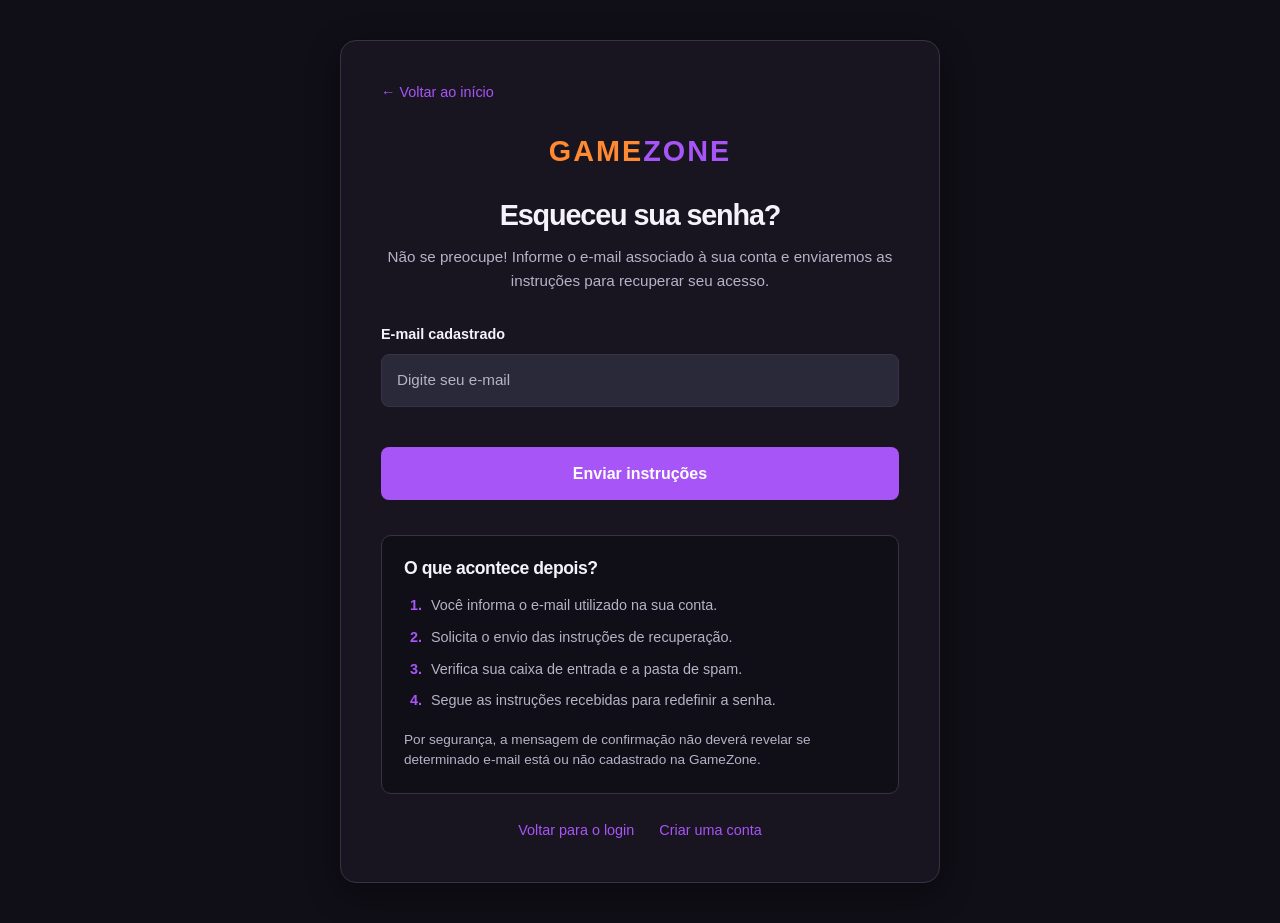
<file: recuperar-senha.html>
<!DOCTYPE html>
<html lang="pt-BR">
<head>
    <meta charset="UTF-8">
    <meta name="viewport" content="width=device-width, initial-scale=1.0">
    <meta name="description" content="Recupere o acesso à sua conta GameZone por e-mail.">

    <title>Recuperar Senha | GameZone</title>

    <link rel="stylesheet" href="Estilos - CSS/padrão.css">
    <link rel="stylesheet" href="Estilos - CSS/recuperar-senha.css">
</head>
<body>

    <!-- Conteúdo principal -->
    <main id="conteudo-principal">

        <section id="recuperar-senha">
            <div class="container-recuperar-senha">

                <!-- Voltar ao início -->
                <nav id="links-recuperacao-topo" aria-label="Navegação auxiliar">
                    <a href="index.html">← Voltar ao início</a>
                </nav>

                <!-- Logo GameZone -->
                <p id="marca-recuperacao">
                    GAME<span>ZONE</span>
                </p>

                <!-- Introdução -->
                <header id="recuperacao-introducao">
                    <h1>Esqueceu sua senha?</h1>

                    <p>
                        Não se preocupe! Informe o e-mail associado à sua conta
                        e enviaremos as instruções para recuperar seu acesso.
                    </p>
                </header>

                <!-- Formulário de recuperação -->
                <form id="form-recuperar-senha">

                    <div class="campo-formulario">
                        <label for="recuperacao-email">E-mail cadastrado</label>

                        <input
                            type="email"
                            id="recuperacao-email"
                            name="email"
                            autocomplete="email"
                            placeholder="Digite seu e-mail"
                            required
                        >
                    </div>

                    <p id="mensagem-recuperacao" role="status" aria-live="polite"></p>

                    <button type="submit" id="botao-recuperar-senha">
                        Enviar instruções
                    </button>

                </form>

                <!-- Orientações -->
                <section id="orientacoes-recuperacao">
                    <h2>O que acontece depois?</h2>

                    <ol>
                        <li>Você informa o e-mail utilizado na sua conta.</li>
                        <li>Solicita o envio das instruções de recuperação.</li>
                        <li>Verifica sua caixa de entrada e a pasta de spam.</li>
                        <li>Segue as instruções recebidas para redefinir a senha.</li>
                    </ol>

                    <p>
                        Por segurança, a mensagem de confirmação não deverá revelar
                        se determinado e-mail está ou não cadastrado na GameZone.
                    </p>
                </section>

                <!-- Navegação auxiliar -->
                <nav id="links-recuperacao" aria-label="Links de acesso">
                    <a href="login.html">Voltar para o login</a>
                    <a href="cadastro.html">Criar uma conta</a>
                </nav>

            </div>
        </section>

    </main>

</body>
</html>
</file>
<file: Estilos - CSS/padrão.css>
/* =========================================================
   GAMEZONE — PADRÃO GLOBAL CONSOLIDADO
   Tema escuro, roxo principal e laranja nos detalhes
   ========================================================= */

/* 1. VARIÁVEIS GLOBAIS */

:root {
    color-scheme: dark;

    --cor-fundo: #100e16;
    --cor-fundo-secundario: #181521;
    --cor-superficie: #201c2c;
    --cor-superficie-hover: #292338;

    --cor-primaria: #a855f7;
    --cor-primaria-hover: #9333ea;
    --cor-primaria-suave: rgba(168, 85, 247, 0.14);

    --cor-destaque: #ff8a32;
    --cor-destaque-hover: #ff7014;
    --cor-destaque-suave: rgba(255, 138, 50, 0.14);

    --cor-texto: #f5f3fa;
    --cor-texto-secundario: #b8b2c7;
    --cor-texto-suave: #898296;

    --cor-borda: #393247;
    --cor-sucesso: #42d392;
    --cor-erro: #ff5c70;
    --cor-aviso: #ffd166;

    --largura-maxima: 1200px;
    --altura-cabecalho: 76px;

    --raio-pequeno: 8px;
    --raio-medio: 14px;
    --raio-grande: 22px;

    --sombra-padrao: 0 8px 28px rgba(0, 0, 0, 0.22);
    --sombra-roxa: 0 0 24px rgba(168, 85, 247, 0.16);

    --transicao-padrao: 0.25s ease;
}


/* =========================================================
   TEMA CLARO
   ========================================================= */

html[data-theme="light"] {
    color-scheme: light;

    --cor-fundo: #f4f3f8;
    --cor-fundo-secundario: #ffffff;
    --cor-superficie: #ffffff;
    --cor-superficie-hover: #eeeaf5;

    --cor-primaria: #9333ea;
    --cor-primaria-hover: #7e22ce;
    --cor-primaria-suave: rgba(147, 51, 234, 0.12);

    --cor-destaque: #e87520;
    --cor-destaque-hover: #d65f0b;
    --cor-destaque-suave: rgba(232, 117, 32, 0.12);

    --cor-texto: #211b2b;
    --cor-texto-secundario: #625b6d;
    --cor-texto-suave: #898296;

    --cor-borda: #ded8e8;
    --cor-sucesso: #168653;
    --cor-erro: #dc3545;
    --cor-aviso: #a66b00;

    --sombra-padrao: 0 8px 28px rgba(0, 0, 0, 0.08);
    --sombra-roxa: 0 0 24px rgba(147, 51, 234, 0.10);
}


/* 2. RESET E CONFIGURAÇÕES GERAIS */

* {
    margin: 0;
    padding: 0;
    box-sizing: border-box;
}

html {
    scroll-behavior: smooth;
    scroll-padding-top: calc(var(--altura-cabecalho) + 20px);
}

body {
    min-height: 100vh;
    display: flex;
    flex-direction: column;

    background-color: var(--cor-fundo);
    color: var(--cor-texto);

    font-family: "Segoe UI", Arial, sans-serif;
    font-size: 16px;
    line-height: 1.6;

    overflow-wrap: break-word;
}

main {
    flex: 1;
    width: 100%;
}

img,
picture,
video,
canvas,
svg {
    max-width: 100%;
}

img {
    display: block;
    height: auto;
}

button,
input,
select,
textarea {
    font: inherit;
}

button {
    cursor: pointer;
}

button:disabled {
    cursor: not-allowed;
    opacity: 0.55;
}

button,
input,
select,
textarea,
a {
    -webkit-tap-highlight-color: transparent;
}

ul,
ol {
    padding-left: 1.5rem;
}

li + li {
    margin-top: 0.35rem;
}

hr {
    border: 0;
    border-top: 1px solid var(--cor-borda);
    margin: 2rem 0;
}

::selection {
    background-color: var(--cor-primaria);
    color: #ffffff;
}


/* 3. TIPOGRAFIA */

h1,
h2,
h3,
h4,
h5,
h6 {
    color: var(--cor-texto);
    line-height: 1.2;
    font-weight: 750;
    margin-bottom: 1rem;
}

h1 {
    font-size: clamp(2rem, 5vw, 3.4rem);
    letter-spacing: -0.04em;
}

h2 {
    font-size: clamp(1.65rem, 3.5vw, 2.4rem);
    letter-spacing: -0.025em;
}

h3 {
    font-size: clamp(1.2rem, 2.5vw, 1.55rem);
}

h4 {
    font-size: 1.1rem;
}

p {
    margin-bottom: 1rem;
    color: var(--cor-texto-secundario);
}

p:last-child {
    margin-bottom: 0;
}

strong,
b {
    color: var(--cor-texto);
}

small {
    font-size: 0.875rem;
}

a {
    color: var(--cor-primaria);
    text-decoration: none;
    transition: color var(--transicao-padrao);
}

a:hover {
    color: var(--cor-destaque);
}

a:focus-visible,
button:focus-visible,
input:focus-visible,
select:focus-visible,
textarea:focus-visible {
    outline: 3px solid var(--cor-destaque);
    outline-offset: 3px;
}


/* 4. CONTAINERS E UTILITÁRIOS */

.container {
    width: min(calc(100% - 40px), var(--largura-maxima));
    margin-inline: auto;
}

.secao {
    padding-block: 64px;
}

.secao-titulo {
    margin-bottom: 2rem;
}

.secao-titulo h2 {
    margin-bottom: 0.6rem;
}

.secao-titulo p {
    max-width: 650px;
}

.texto-centralizado {
    text-align: center;
}

.texto-secundario {
    color: var(--cor-texto-secundario);
}

.texto-suave {
    color: var(--cor-texto-suave);
}

.destaque-roxo {
    color: var(--cor-primaria);
}

.destaque-laranja {
    color: var(--cor-destaque);
}

.linha-divisoria {
    width: 100%;
    height: 1px;
    background-color: var(--cor-borda);
    margin-block: 1.5rem;
}

.largura-total {
    width: 100%;
}

.largura-limitada {
    max-width: 800px;
    margin-inline: auto;
}

.margem-superior {
    margin-top: 24px;
}

.margem-inferior {
    margin-bottom: 24px;
}

.sem-margem {
    margin: 0;
}

.oculto {
    display: none !important;
}


/* 5. CABEÇALHO
   Seletores correspondentes ao index.html */

#cabecalho {
    position: sticky;
    top: 0;
    z-index: 1000;
    width: 100%;
    flex-shrink: 0;

    background-color: var(--cor-fundo);
    border-bottom: 1px solid var(--cor-borda);

    backdrop-filter: blur(14px);
    -webkit-backdrop-filter: blur(14px);
}

.container-cabecalho {
    position: relative;

    width: min(calc(100% - 40px), 1400px);
    min-height: var(--altura-cabecalho);
    margin-inline: auto;

    display: flex;
    align-items: center;
    gap: 28px;
}

#logo {
    display: inline-flex;
    align-items: center;
    flex-shrink: 0;

    color: var(--cor-texto);
    font-size: 1.45rem;
    font-weight: 900;
    letter-spacing: -0.04em;
}

#logo span:first-child {
    color: var(--cor-destaque);
}

#logo span:last-child {
    color: var(--cor-primaria);
}

#logo:hover {
    opacity: 0.85;
}

/* Navegação desktop */

#main-nav {
    flex: 1;
    min-width: 0;

    display: flex;
    align-items: center;
    gap: 24px;
}

#main-nav ul {
    position: absolute;
    left: 50%;
    transform: translateX(-50%);

    display: flex;
    align-items: center;
    gap: 24px;
    list-style: none;
}

#main-nav li {
    margin: 0;
}

#main-nav ul a {
    display: inline-block;
    padding-block: 8px;

    color: var(--cor-texto-secundario);
    font-size: 0.94rem;
    font-weight: 600;
    white-space: nowrap;
}

#main-nav ul a:hover,
#main-nav ul a[aria-current="page"] {
    color: var(--cor-primaria);
}

/* Entrar fica à direita no desktop */

#main-nav #login-link {
    margin-left: auto;
    flex-shrink: 0;

    color: var(--cor-destaque);
    font-weight: 800;
    white-space: nowrap;
}

#main-nav #login-link:hover {
    color: var(--cor-destaque-hover);
}

/* Ações do cabeçalho */

#acoes-cabecalho {
    display: flex;
    align-items: center;
    gap: 12px;
    flex-shrink: 0;
}


#cart-link,
.cart-link {
    display: inline-flex;
    align-items: center;
    justify-content: center;
    gap: 8px;
    flex-shrink: 0;

    padding: 9px 12px;

    border: 1px solid var(--cor-borda);
    border-radius: var(--raio-pequeno);

    color: var(--cor-texto);
    font-weight: 700;
    white-space: nowrap;
}

#cart-link:hover,
.cart-link:hover {
    border-color: var(--cor-primaria);
    background-color: var(--cor-primaria-suave);
    color: var(--cor-texto);
}

#cart-count,
.cart-count {
    display: inline-flex;
    align-items: center;
    justify-content: center;
    flex-shrink: 0;

    min-width: 22px;
    height: 22px;
    padding-inline: 6px;

    border-radius: 999px;
    background-color: var(--cor-destaque);
    color: #1b1010;

    font-size: 0.75rem;
    font-weight: 900;
}

/* Botão hambúrguer: oculto no desktop */

#menu-toggle {
    display: none;
    flex-direction: column;
    align-items: center;
    justify-content: center;
    gap: 5px;
    flex-shrink: 0;

    width: 44px;
    height: 44px;
    padding: 8px;

    border: 1px solid var(--cor-borda);
    border-radius: var(--raio-pequeno);

    background-color: var(--cor-superficie);
    color: var(--cor-texto);
}

#menu-toggle span {
    display: block;
    width: 22px;
    height: 2px;

    border-radius: 2px;
    background-color: var(--cor-texto);
}


/* 6. BOTÕES */

.btn,
button.btn,
a.btn {
    display: inline-flex;
    align-items: center;
    justify-content: center;
    gap: 8px;

    min-height: 44px;
    padding: 11px 20px;

    border: 1px solid transparent;
    border-radius: var(--raio-pequeno);

    background-color: var(--cor-primaria);
    color: #ffffff;

    font-weight: 750;
    line-height: 1.3;
    text-align: center;
    text-decoration: none;

    transition:
        background-color var(--transicao-padrao),
        border-color var(--transicao-padrao),
        transform var(--transicao-padrao),
        box-shadow var(--transicao-padrao);
}

.btn:hover,
button.btn:hover,
a.btn:hover {
    background-color: var(--cor-primaria-hover);
    color: #ffffff;
    box-shadow: var(--sombra-roxa);
    transform: translateY(-2px);
}

.btn:active,
button.btn:active,
a.btn:active {
    transform: translateY(0);
}

.btn-secundario {
    background-color: var(--cor-superficie);
    border-color: var(--cor-borda);
    color: var(--cor-texto);
}

.btn-secundario:hover {
    background-color: var(--cor-superficie-hover);
    border-color: var(--cor-primaria);
    color: var(--cor-texto);
}

.btn-destaque {
    background-color: var(--cor-destaque);
    color: #1b1010;
}

.btn-destaque:hover {
    background-color: var(--cor-destaque-hover);
    color: #1b1010;
}

.btn-perigo {
    background-color: var(--cor-erro);
    color: #ffffff;
}

.btn-perigo:hover {
    background-color: #e84359;
    color: #ffffff;
}

.btn-bloqueado {
    opacity: 0.55;
    pointer-events: none;
}

.grupo-botoes {
    display: flex;
    align-items: center;
    flex-wrap: wrap;
    gap: 12px;
}


/* 7. FORMULÁRIOS */

.formulario {
    display: flex;
    flex-direction: column;
    gap: 18px;
}

.form-grupo {
    display: flex;
    flex-direction: column;
    gap: 7px;
}

label {
    color: var(--cor-texto);
    font-size: 0.94rem;
    font-weight: 650;
}

input,
select,
textarea {
    width: 100%;
    min-height: 46px;
    padding: 11px 13px;

    border: 1px solid var(--cor-borda);
    border-radius: var(--raio-pequeno);

    background-color: var(--cor-fundo-secundario);
    color: var(--cor-texto);

    transition:
        border-color var(--transicao-padrao),
        box-shadow var(--transicao-padrao);
}

input::placeholder,
textarea::placeholder {
    color: var(--cor-texto-suave);
}

input:hover,
select:hover,
textarea:hover {
    border-color: #625476;
}

input:focus,
select:focus,
textarea:focus {
    border-color: var(--cor-primaria);
    outline: none;
    box-shadow: 0 0 0 3px var(--cor-primaria-suave);
}

textarea {
    min-height: 130px;
    resize: vertical;
}

input[type="checkbox"],
input[type="radio"] {
    width: 18px;
    min-height: 18px;
    height: 18px;
    margin: 0;

    accent-color: var(--cor-primaria);
    cursor: pointer;
}

.checkbox-grupo,
.radio-grupo {
    display: flex;
    align-items: flex-start;
    gap: 10px;
}

.checkbox-grupo label,
.radio-grupo label {
    font-weight: 400;
    cursor: pointer;
}

.form-ajuda {
    color: var(--cor-texto-suave);
    font-size: 0.85rem;
}

.mensagem-erro {
    color: var(--cor-erro);
    font-size: 0.9rem;
}

.mensagem-sucesso {
    color: var(--cor-sucesso);
    font-size: 0.9rem;
}

.mensagem-aviso {
    color: var(--cor-aviso);
    font-size: 0.9rem;
}


/* 8. CARDS E PAINÉIS */

.card {
    padding: 22px;

    border: 1px solid var(--cor-borda);
    border-radius: var(--raio-medio);

    background-color: var(--cor-superficie);
    box-shadow: var(--sombra-padrao);
}

.card h2,
.card h3,
.card h4 {
    margin-bottom: 12px;
}

.card-interativo {
    transition:
        transform var(--transicao-padrao),
        border-color var(--transicao-padrao),
        box-shadow var(--transicao-padrao);
}

.card-interativo:hover {
    transform: translateY(-4px);
    border-color: var(--cor-primaria);
    box-shadow: var(--sombra-roxa);
}

.grade-cards {
    display: grid;
    grid-template-columns: repeat(3, minmax(0, 1fr));
    gap: 24px;
}


/* 9. PREÇOS E INFORMAÇÕES */

.preco {
    color: var(--cor-destaque);
    font-size: 1.45rem;
    font-weight: 850;
}

.preco-antigo {
    color: var(--cor-texto-suave);
    font-size: 0.95rem;
    text-decoration: line-through;
}

.preco-desconto {
    display: inline-flex;
    align-items: center;

    padding: 4px 8px;
    border-radius: 6px;

    background-color: var(--cor-destaque-suave);
    color: var(--cor-destaque);

    font-size: 0.8rem;
    font-weight: 800;
}

.badge-status {
    display: inline-flex;
    align-items: center;
    gap: 6px;

    padding: 5px 10px;
    border-radius: 999px;

    background-color: var(--cor-primaria-suave);
    color: var(--cor-primaria);

    font-size: 0.8rem;
    font-weight: 750;
}


/* 10. TABELAS */

.tabela-container {
    width: 100%;
    overflow-x: auto;

    border: 1px solid var(--cor-borda);
    border-radius: var(--raio-medio);
}

table {
    width: 100%;
    border-collapse: collapse;
    text-align: left;
}

th,
td {
    padding: 14px 16px;
    border-bottom: 1px solid var(--cor-borda);
}

th {
    background-color: var(--cor-superficie);
    color: var(--cor-texto);
    font-weight: 750;
}

td {
    color: var(--cor-texto-secundario);
}

tr:last-child td {
    border-bottom: 0;
}


/* 11. ALERTAS E ESTADOS VAZIOS */

.alerta {
    padding: 14px 16px;

    border: 1px solid var(--cor-borda);
    border-radius: var(--raio-pequeno);

    background-color: var(--cor-superficie);
    color: var(--cor-texto-secundario);
}

.alerta-sucesso {
    border-color: var(--cor-sucesso);
}

.alerta-erro {
    border-color: var(--cor-erro);
}

.alerta-aviso {
    border-color: var(--cor-aviso);
}

.estado-vazio {
    padding: 48px 20px;
    text-align: center;

    border: 1px dashed var(--cor-borda);
    border-radius: var(--raio-medio);
    background-color: var(--cor-fundo-secundario);
}

.estado-vazio h2,
.estado-vazio h3 {
    margin-bottom: 12px;
}

.estado-vazio p {
    max-width: 520px;
    margin: 0 auto 20px;
}


/* 12. BANNER DA PÁGINA INICIAL */

#banner-principal {
    padding-block: 64px;

    background:
        radial-gradient(
            ellipse at 80% 35%,
            rgba(168, 85, 247, 0.13),
            transparent 55%
        ),
        var(--cor-fundo);
}

.container-banner {
    width: min(calc(100% - 40px), var(--largura-maxima));
    margin-inline: auto;

    display: grid;
    grid-template-columns: minmax(0, 1.1fr) minmax(0, 0.9fr);
    align-items: center;
    gap: 48px;
}

.conteudo-banner {
    min-width: 0;
}

.conteudo-banner .texto-destaque {
    margin-bottom: 14px;
    color: var(--cor-destaque);
    font-weight: 800;
}

.conteudo-banner h1 {
    margin-bottom: 20px;
    font-size: clamp(2.2rem, 4vw, 3.6rem);
    line-height: 1.12;
}

.conteudo-banner > p:not(.texto-destaque) {
    margin-bottom: 26px;
    font-size: 1.05rem;
}

#botao-ver-produtos {
    display: inline-flex;
    align-items: center;
    justify-content: center;

    min-height: 48px;
    padding: 12px 22px;

    border-radius: var(--raio-pequeno);
    background-color: var(--cor-primaria);
    color: #ffffff;
    font-weight: 800;

    transition:
        background-color var(--transicao-padrao),
        transform var(--transicao-padrao);
}

#botao-ver-produtos:hover {
    background-color: var(--cor-primaria-hover);
    color: #ffffff;
    transform: translateY(-2px);
}

#imagem-banner {
    min-width: 0;
}

#imagem-banner img {
    width: 100%;
    max-height: 420px;
    object-fit: contain;
    border-radius: var(--raio-grande);
}


/* 13. CATEGORIAS */

#categorias {
    padding-block: 64px;
    background-color: var(--cor-fundo-secundario);
}

#categorias .container > p {
    margin-bottom: 28px;
}

.lista-categorias {
    display: grid;
    grid-template-columns: repeat(3, minmax(0, 1fr));
    gap: 24px;
    margin-top: 28px;
}

.categoria {
    min-width: 0;
    overflow: hidden;

    border: 1px solid var(--cor-borda);
    border-radius: var(--raio-medio);
    background-color: var(--cor-superficie);

    transition:
        transform var(--transicao-padrao),
        border-color var(--transicao-padrao),
        box-shadow var(--transicao-padrao);
}

.categoria:hover {
    transform: translateY(-4px);
    border-color: var(--cor-primaria);
    box-shadow: var(--sombra-roxa);
}

.categoria a {
    display: block;
    height: 100%;
    color: var(--cor-texto);
}

.categoria img {
    width: 100%;
    height: 190px;
    object-fit: cover;
    background-color: var(--cor-superficie-hover);
}

.categoria h3 {
    margin: 18px 18px 8px;
}

.categoria p {
    margin: 0;
    padding: 0 18px 20px;
}


/* 14. PRODUTOS EM DESTAQUE */

#produtos-destaque {
    padding-block: 64px;
}

.cabecalho-secao {
    display: flex;
    align-items: flex-end;
    justify-content: space-between;
    gap: 24px;
    margin-bottom: 28px;
}

.cabecalho-secao h2 {
    margin-bottom: 8px;
}

.cabecalho-secao p {
    margin-bottom: 0;
}

.cabecalho-secao > a {
    flex-shrink: 0;
    font-weight: 750;
}

#lista-produtos-destaque {
    display: grid;
    grid-template-columns: repeat(3, minmax(0, 1fr));
    gap: 24px;
}

.produto-card {
    min-width: 0;
    padding: 18px;

    border: 1px solid var(--cor-borda);
    border-radius: var(--raio-medio);
    background-color: var(--cor-superficie);

    transition:
        transform var(--transicao-padrao),
        border-color var(--transicao-padrao);
}

.produto-card:hover {
    transform: translateY(-4px);
    border-color: var(--cor-primaria);
}

.produto-card > a:first-child {
    color: var(--cor-texto);
}

.produto-card img {
    width: 100%;
    height: 210px;
    margin-bottom: 16px;

    object-fit: contain;
    border-radius: var(--raio-pequeno);
    background-color: var(--cor-fundo-secundario);
}

.produto-card h3 {
    margin-bottom: 10px;
}

.produto-card .produto-descricao {
    margin-bottom: 12px;
}

.produto-card .produto-preco {
    margin-bottom: 18px;
    color: var(--cor-destaque);
    font-size: 1.15rem;
    font-weight: 800;
}

.botao-detalhes {
    display: inline-flex;
    align-items: center;
    justify-content: center;

    min-height: 42px;
    padding: 9px 16px;

    border: 1px solid var(--cor-primaria);
    border-radius: var(--raio-pequeno);

    color: var(--cor-primaria);
    font-weight: 750;
}

.botao-detalhes:hover {
    background-color: var(--cor-primaria);
    color: #ffffff;
}


/* 15. CHAMADA PARA A LOJA */

#chamada-loja {
    padding-block: 56px;
    text-align: center;

    background:
        linear-gradient(
            120deg,
            rgba(168, 85, 247, 0.15),
            rgba(255, 138, 50, 0.07)
        ),
        var(--cor-fundo-secundario);

    border-top: 1px solid var(--cor-borda);
    border-bottom: 1px solid var(--cor-borda);
}

#chamada-loja h2 {
    margin-bottom: 12px;
}

#chamada-loja p {
    margin-bottom: 24px;
}

#chamada-loja .container > a {
    display: inline-flex;
    align-items: center;
    justify-content: center;

    min-height: 46px;
    padding: 11px 22px;

    border-radius: var(--raio-pequeno);
    background-color: var(--cor-destaque);
    color: #1b1010;
    font-weight: 800;
}

#chamada-loja .container > a:hover {
    background-color: var(--cor-destaque-hover);
}


/* 16. RODAPÉ */

#rodape {
    flex-shrink: 0;
    margin-top: 0;
    padding: 42px 0 20px;

    border-top: 1px solid var(--cor-borda);
    background-color: var(--cor-fundo-secundario);
}

.container-rodape {
    width: min(calc(100% - 40px), var(--largura-maxima));
    margin-inline: auto;

    display: grid;
    grid-template-columns: 2fr 1fr 1fr;
    gap: 32px;
}

.rodape-marca > a {
    display: inline-block;
    margin-bottom: 12px;

    color: var(--cor-texto);
    font-size: 1.3rem;
    font-weight: 900;
}

.rodape-marca > a:hover {
    color: var(--cor-primaria);
}

#rodape nav h2,
.rodape-conta h2 {
    margin-bottom: 14px;
    font-size: 1.05rem;
}

#rodape nav ul,
.rodape-conta ul {
    list-style: none;
    padding: 0;
    margin: 0;
}

#rodape nav li,
.rodape-conta li {
    margin: 0 0 8px;
}

#rodape nav a,
.rodape-conta a {
    color: var(--cor-texto-secundario);
}

#rodape nav a:hover,
.rodape-conta a:hover {
    color: var(--cor-primaria);
}

.rodape-informacoes {
    grid-column: 1 / -1;
    padding-top: 20px;
    border-top: 1px solid var(--cor-borda);
}

.rodape-informacoes p {
    margin: 0;
    font-size: 0.85rem;
    text-align: center;
}


/* 17. AUTENTICAÇÃO */

.pagina-autenticacao {
    width: min(calc(100% - 40px), 500px);
    margin: 64px auto;
}

.painel-autenticacao {
    padding: clamp(24px, 5vw, 40px);

    border: 1px solid var(--cor-borda);
    border-radius: var(--raio-grande);

    background-color: var(--cor-superficie);
    box-shadow: var(--sombra-padrao);
}

.painel-autenticacao h1 {
    font-size: clamp(1.8rem, 4vw, 2.4rem);
}

.painel-autenticacao .btn {
    width: 100%;
}

.links-autenticacao {
    display: flex;
    flex-direction: column;
    align-items: center;
    gap: 10px;
    margin-top: 20px;
}


/* 18. PERFIL */

.perfil-layout {
    display: grid;
    grid-template-columns: 280px minmax(0, 1fr);
    gap: 28px;
    align-items: start;
}

.perfil-menu {
    display: flex;
    flex-direction: column;
    gap: 8px;
}

.perfil-menu a {
    padding: 11px 14px;
    border-radius: var(--raio-pequeno);
    color: var(--cor-texto-secundario);
}

.perfil-menu a:hover,
.perfil-menu a[aria-current="page"] {
    background-color: var(--cor-primaria-suave);
    color: var(--cor-primaria);
}

.foto-perfil {
    width: 120px;
    aspect-ratio: 1;
    object-fit: cover;

    border: 3px solid var(--cor-primaria);
    border-radius: 50%;
}

/* ==================================================
   ACESSO ADMINISTRATIVO — GAMEZONE
================================================== */

#admin-link {
    display: inline-flex;
    align-items: center;
    justify-content: center;
    gap: 8px;

    padding: 9px 15px;

    color: #ffffff;
    background: linear-gradient(135deg, #782bce, #9b4dff);

    border: 1px solid rgba(183, 130, 255, 0.45);
    border-radius: 10px;

    font-size: 0.85rem;
    font-weight: 700;
    text-decoration: none;
    letter-spacing: 0.3px;

    box-shadow: 0 0 10px rgba(137, 60, 255, 0.15);

    transition:
        background 0.25s ease,
        transform 0.25s ease,
        box-shadow 0.25s ease,
        border-color 0.25s ease;
}

/* Ícone administrativo */
#admin-link::before {
    content: "⚙";
    font-size: 1rem;
}

/* Efeito ao passar o mouse */
#admin-link:hover {
    background: linear-gradient(135deg, #8e3bea, #b16aff);

    border-color: #c49aff;

    box-shadow: 0 0 16px rgba(155, 77, 255, 0.4);

    transform: translateY(-2px);
}

/* Clique */
#admin-link:active {
    transform: scale(0.97);
}

/* Acessibilidade — teclado */
#admin-link:focus-visible {
    outline: 2px solid #c49aff;
    outline-offset: 4px;
}

/* Garantir que o link escondido permaneça escondido */
#admin-link[hidden] {
    display: none !important;
}

/* ==================================================
   RESPONSIVIDADE
================================================== */

/* 19. RESPONSIVIDADE PARA NOTEBOOKS E TABLETS */

@media (max-width: 1024px) {
    :root {
        --altura-cabecalho: 70px;
    }

    .container-cabecalho {
        gap: 16px;
    }

    #main-nav,
    #main-nav ul {
        gap: 14px;
    }

    #main-nav ul a {
        font-size: 0.88rem;
    }

    .grade-cards {
        grid-template-columns: repeat(2, minmax(0, 1fr));
    }

    .perfil-layout {
        grid-template-columns: 220px minmax(0, 1fr);
    }
}


/* 20. MENU PARA CELULARES E TABLETS */

@media (max-width: 768px) {
    :root {
        --altura-cabecalho: 66px;
    }

    .container,
    .container-banner,
    .container-rodape {
        width: calc(100% - 32px);
    }

    .container-cabecalho {
        width: calc(100% - 28px);
        gap: 12px;
    }

    #logo {
        font-size: 1.25rem;
    }

    #menu-toggle {
        display: flex;
        margin-left: auto;
    }

    #main-nav {
        display: none;

        position: absolute;
        top: 100%;
        left: -14px;
        right: -14px;
        z-index: 1001;

        flex-direction: column;
        align-items: stretch;
        gap: 10px;

        max-height: calc(100vh - var(--altura-cabecalho));
        overflow-y: auto;

        padding: 16px 20px 20px;

        border-bottom: 1px solid var(--cor-borda);
        background-color: var(--cor-fundo-secundario);
        box-shadow: var(--sombra-padrao);
    }

    /* O JavaScript adicionará is-open ao clicar no botão */
    #main-nav.is-open {
        display: flex;
    }

    #main-nav ul {
        display: flex;
        flex-direction: column;
        align-items: stretch;
        gap: 0;
        width: 100%;
    }

    #main-nav ul a {
        display: block;
        padding: 12px 4px;
        border-bottom: 1px solid var(--cor-borda);
        font-size: 1rem;
    }

    #main-nav #login-link {
        display: block;
        margin: 180px 0 0;
        padding: 12px;

        border: 1px solid var(--cor-destaque);
        border-radius: var(--raio-pequeno);
        text-align: center;
    }

    #acoes-cabecalho {
        flex-shrink: 0;
    }

    #banner-principal,
    #categorias,
    #produtos-destaque {
        padding-block: 44px;
    }

    .container-banner {
        grid-template-columns: 1fr;
        gap: 28px;
    }

    .conteudo-banner h1 {
        font-size: clamp(2rem, 7vw, 3rem);
    }

    #imagem-banner img {
        max-height: 300px;
    }

    .lista-categorias,
    #lista-produtos-destaque {
        grid-template-columns: repeat(2, minmax(0, 1fr));
    }

    .cabecalho-secao {
        align-items: flex-start;
        flex-direction: column;
    }

    .container-rodape {
        grid-template-columns: repeat(2, minmax(0, 1fr));
        gap: 24px;
    }

    .rodape-marca {
        grid-column: 1 / -1;
    }

    .footer-conteudo {
        grid-template-columns: repeat(2, minmax(0, 1fr));
    }

    .footer-coluna:first-child {
        grid-column: 1 / -1;
    }

    .perfil-layout {
        grid-template-columns: 1fr;
    }

    .perfil-menu {
        flex-direction: row;
        flex-wrap: wrap;
    }

    .secao {
        padding-block: 44px;
    }
}


/* 21. CELULARES PEQUENOS */

@media (max-width: 480px) {
    .container-cabecalho {
        width: calc(100% - 20px);
        gap: 8px;
    }

    #logo {
        font-size: 1.05rem;
    }

    #menu-toggle {
        width: 38px;
        height: 38px;
    }

    #cart-link {
        gap: 5px;
        padding: 7px;
        font-size: 0.8rem;
    }

    .lista-categorias,
    #lista-produtos-destaque,
    .grade-cards {
        grid-template-columns: 1fr;
    }

    .container-rodape,
    .footer-conteudo {
        grid-template-columns: 1fr;
    }

    .rodape-marca,
    .rodape-informacoes,
    .footer-coluna:first-child {
        grid-column: auto;
    }

    .grupo-botoes {
        flex-direction: column;
        align-items: stretch;
    }

    .grupo-botoes .btn {
        width: 100%;
    }

    .pagina-autenticacao {
        width: calc(100% - 24px);
        margin-block: 32px;
    }

    .painel-autenticacao {
        padding: 22px 18px;
    }

    th,
    td {
        padding: 10px 12px;
    }

    .footer-base {
        flex-direction: column;
        align-items: flex-start;
    }
}


/* 22. ACESSIBILIDADE */

@media (prefers-reduced-motion: reduce) {
    *,
    *::before,
    *::after {
        scroll-behavior: auto !important;
        animation-duration: 0.01ms !important;
        animation-iteration-count: 1 !important;
        transition-duration: 0.01ms !important;
    }
}
</file>
<file: Estilos - CSS/recuperar-senha.css>
/* ========================================
   PÁGINA DE RECUPERAÇÃO DE SENHA
======================================== */

#conteudo-principal {
    min-height: 100vh;
    display: flex;
    align-items: center;
    justify-content: center;
    padding: 40px 20px;
}

#recuperar-senha {
    width: 100%;
    display: flex;
    justify-content: center;
}

.container-recuperar-senha {
    width: 100%;
    max-width: 600px;
    padding: 40px;
    background: var(--cor-fundo-secundario, #1e1e2e);
    border: 1px solid var(--cor-borda, #353545);
    border-radius: 16px;
    box-shadow: 0 10px 35px rgba(0, 0, 0, 0.3);
}

/* Voltar ao início */

#links-recuperacao-topo {
    display: flex;
    justify-content: flex-start;
    margin-bottom: 24px;
}

#links-recuperacao-topo a {
    color: var(--cor-primaria, #a855f7);
    font-size: 0.9rem;
    text-decoration: none;
    transition: color 0.2s;
}

#links-recuperacao-topo a:hover {
    color: var(--cor-destaque, #f97316);
    text-decoration: underline;
}

/* Logo */

#marca-recuperacao {
    width: 100%;
    margin: 0 0 24px;
    text-align: center;
    color: var(--cor-destaque, #f97316);
    font-size: 1.8rem;
    font-weight: 900;
    letter-spacing: 2px;
}

#marca-recuperacao span {
    color: var(--cor-primaria, #a855f7);
}

/* Introdução */

#recuperacao-introducao {
    text-align: center;
    margin-bottom: 30px;
}

#recuperacao-introducao h1 {
    margin-bottom: 12px;
    color: var(--cor-texto, #ffffff);
    font-size: 1.8rem;
}

#recuperacao-introducao p {
    color: var(--cor-texto-secundario, #b8b8c7);
    font-size: 0.95rem;
    line-height: 1.6;
}

/* Formulário */

#form-recuperar-senha {
    display: flex;
    flex-direction: column;
    gap: 20px;
}

#form-recuperar-senha .campo-formulario {
    display: flex;
    flex-direction: column;
    gap: 8px;
}

#form-recuperar-senha label {
    color: var(--cor-texto, #ffffff);
    font-size: 0.9rem;
    font-weight: 600;
}

#form-recuperar-senha input {
    width: 100%;
    padding: 13px 15px;
    background: var(--cor-input, #29293a);
    border: 1px solid var(--cor-borda, #45455a);
    border-radius: 8px;
    color: var(--cor-texto, #ffffff);
    font-size: 0.95rem;
    outline: none;
    transition: border-color 0.2s, box-shadow 0.2s;
}

#form-recuperar-senha input:focus {
    border-color: var(--cor-primaria, #a855f7);
    box-shadow: 0 0 0 3px rgba(168, 85, 247, 0.15);
}

#form-recuperar-senha input::placeholder {
    color: var(--cor-texto-secundario, #888899);
}

/* Mensagem */

#mensagem-recuperacao {
    min-height: 0;
    margin: 0;
    font-size: 0.9rem;
    text-align: center;
}

/* Botão */

#botao-recuperar-senha {
    width: 100%;
    padding: 14px;
    background: var(--cor-primaria, #a855f7);
    border: none;
    border-radius: 8px;
    color: #ffffff;
    font-size: 1rem;
    font-weight: 700;
    cursor: pointer;
    transition: background 0.2s, transform 0.2s;
}

#botao-recuperar-senha:hover {
    background: var(--cor-destaque, #f97316);
    transform: translateY(-2px);
}

/* Orientações */

#orientacoes-recuperacao {
    margin-top: 35px;
    padding: 22px;
    background: var(--cor-fundo, #171721);
    border: 1px solid var(--cor-borda, #353545);
    border-radius: 10px;
}

#orientacoes-recuperacao h2 {
    margin-bottom: 16px;
    color: var(--cor-texto, #ffffff);
    font-size: 1.1rem;
}

#orientacoes-recuperacao ol {
    padding-left: 22px;
    color: var(--cor-texto-secundario, #b8b8c7);
}

#orientacoes-recuperacao li {
    margin-bottom: 10px;
    padding-left: 5px;
    font-size: 0.9rem;
    line-height: 1.5;
}

#orientacoes-recuperacao li::marker {
    color: var(--cor-primaria, #a855f7);
    font-weight: 700;
}

#orientacoes-recuperacao p {
    margin-top: 18px;
    color: var(--cor-texto-secundario, #b8b8c7);
    font-size: 0.85rem;
    line-height: 1.5;
}

/* Links inferiores */

#links-recuperacao {
    display: flex;
    justify-content: center;
    gap: 25px;
    flex-wrap: wrap;
    margin-top: 25px;
}

#links-recuperacao a {
    color: var(--cor-primaria, #a855f7);
    font-size: 0.9rem;
    text-decoration: none;
    transition: color 0.2s;
}

#links-recuperacao a:hover {
    color: var(--cor-destaque, #f97316);
    text-decoration: underline;
}

/* Responsividade */

@media (max-width: 600px) {
    #conteudo-principal {
        padding: 20px 12px;
    }

    .container-recuperar-senha {
        padding: 25px 20px;
    }

    #recuperacao-introducao h1 {
        font-size: 1.5rem;
    }

    #orientacoes-recuperacao {
        padding: 18px;
    }

    #links-recuperacao {
        flex-direction: column;
        align-items: center;
        gap: 15px;
    }
}
</file>
